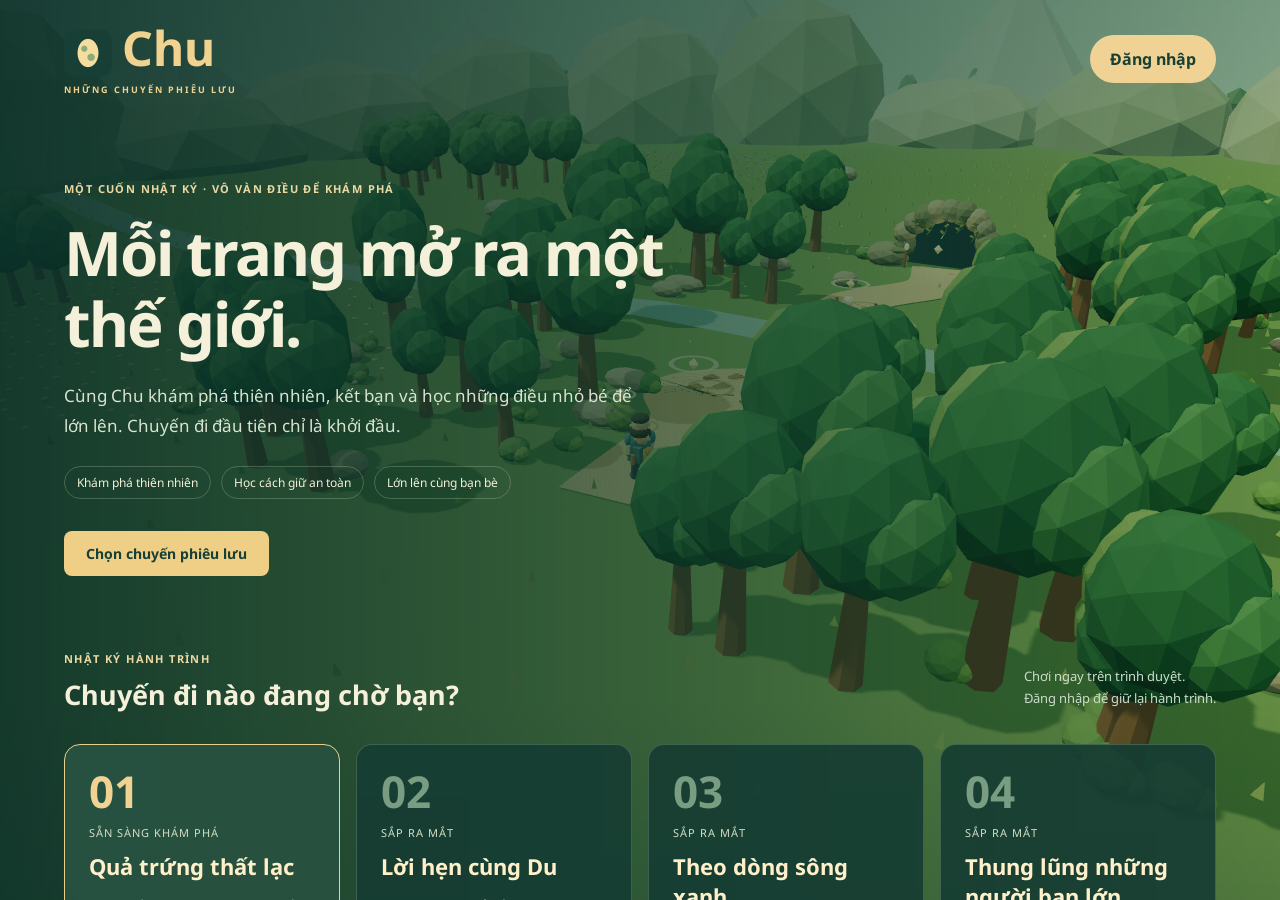
<file: index.html>
<!DOCTYPE html><html lang="vi"><head><meta charset="UTF-8"><meta name="viewport" content="width=device-width,initial-scale=1,viewport-fit=cover"><meta name="theme-color" content="#183f35"><title>Chu và Quả Trứng Thất Lạc — Phiên bản 1.10</title><meta name="description" content="Cùng Chu khám phá khu rừng, lần theo dấu chân và tìm quả trứng khủng long bí ẩn."><link rel="icon" type="image/png" sizes="32x32" href="icons/chu-32.png?v=1.10"><link rel="apple-touch-icon" sizes="180x180" href="icons/chu-180.png?v=1.10"><link rel="manifest" href="manifest.webmanifest?v=1.10"><meta name="apple-mobile-web-app-capable" content="yes"><meta name="apple-mobile-web-app-title" content="Chu"><meta name="apple-mobile-web-app-status-bar-style" content="black-translucent"><meta name="mobile-web-app-capable" content="yes"><link rel="stylesheet" href="style.css?v=1.11"></head><body class="coverMode">
<section id="cover" aria-label="Nhật ký hành trình của Chu"><div class="coverNav"><a class="coverBrand" href="index.html"><img src="icons/chu-192.png" width="48" height="48" alt="">Chu<span>NHỮNG CHUYẾN PHIÊU LƯU</span></a><div><button id="coverContinue">Đăng nhập / Tiếp tục</button></div></div><div class="coverHero"><p class="eyebrow">MỘT CUỐN NHẬT KÝ · VÔ VÀN ĐIỀU ĐỂ KHÁM PHÁ</p><h1 id="coverHeadline">Mỗi trang mở ra một thế giới.</h1><p id="coverIntro"></p><div class="coverTags"><span>Khám phá thiên nhiên</span><span>Học cách giữ an toàn</span><span>Lớn lên cùng bạn bè</span></div><a class="coverBrowse" href="#chapterCards">Chọn chuyến phiêu lưu</a></div><div class="coverSectionTitle"><div><span class="eyebrow">NHẬT KÝ HÀNH TRÌNH</span><h2>Chuyến đi nào đang chờ bạn?</h2></div><p>Chơi ngay trên trình duyệt.<br>Đăng nhập để giữ lại hành trình.</p></div><div id="chapterCards"></div><footer class="coverFooter"><span>Hành trình của Chu vẫn đang được viết tiếp.</span><span>Mỗi chuyến đi, thêm một điều để hiểu và yêu thiên nhiên.</span></footer></section><main id="game" aria-label="Khu rừng khám phá của Chu"><div id="view"></div><div id="shade"></div>
<header class="gameHeader">
 <div class="brand"><img class="gameIcon" src="icons/chu-192.png" width="40" height="40" alt=""><div class="brandText"><h1>Chu</h1><p id="currentAdventureTitle">Quả trứng thất lạc</p></div></div>
 <div class="headerActions"><button id="homeChapters" class="shellButton" aria-label="Về danh sách chương" title="Về danh sách chương"><svg viewBox="0 0 24 24" aria-hidden="true"><path d="M4 5h6v6H4zM14 5h6v6h-6zM4 15h6v5H4zM14 15h6v5h-6z"/></svg><span>Các chương</span></button><button id="moreTools" class="shellButton" aria-label="Mở menu chức năng" aria-expanded="false" aria-controls="gameTools"><svg viewBox="0 0 24 24" aria-hidden="true"><path d="M5 6h14M5 12h14M5 18h14"/></svg><span>Menu</span></button></div>
 <nav class="tools" id="gameTools" aria-label="Tiện ích trong game" hidden>
  <div class="menuHeading">Hành trình của bạn</div><p id="saveStatus" role="status">Chơi khách · không lưu tiến trình</p>
  <button id="account" aria-label="Tài khoản và đăng nhập Google">♙ <span id="accountLabel">Đăng nhập</span></button><button id="journal" aria-label="Mở nhật ký">▤ <span>Nhật ký</span></button><button id="menuHint">✦ <span>Gợi ý</span></button><button id="donate" aria-haspopup="dialog" aria-controls="donation" aria-expanded="false" aria-label="Ủng hộ">♡ <span>Ủng hộ</span></button><details class="menuSettings"><summary>Âm thanh & màn hình</summary><button id="sound" aria-label="Tắt nhạc và âm thanh" title="Nhạc và âm thanh đang bật">♫ <span>Âm thanh</span></button><button hidden id="pause" aria-label="Tạm dừng">Ⅱ <span>Tạm dừng</span></button><button id="fullscreen" hidden>⛶ <span>Toàn màn hình</span></button></details><button hidden id="exitGame" aria-label="Lưu hoặc thoát về các chương">↪ <span>Về các chương</span></button>
 </nav>
</header>
<section id="quest" aria-label="Nhiệm vụ"><button id="questToggle" aria-expanded="false" aria-controls="goal progressTrack" aria-label="Mở hoặc thu gọn nhiệm vụ">Nhiệm vụ <span aria-hidden="true">⌄</span></button><span class="eyebrow" id="chapterTag">CHẶNG 1 / 4</span><h2 id="objective">Dấu chân trong rừng</h2><p id="goal">Tìm và quan sát 3 dấu vết khủng long.</p><div id="progressTrack"><div id="progressFill"></div></div><div class="questFoot"><span id="count">0 / 3 dấu vết</span><button id="hint">Gợi ý</button></div></section>
<div class="location"><span class="eyebrow" id="locationTag">CHƯƠNG 01</span><h2 id="place">Khu rừng thì thầm</h2><p>Đi chậm một chút. Rừng đang kể chuyện.</p></div>
<div id="notice" role="status" aria-live="polite"></div><div id="context"><span id="contextText"></span><button id="interact">E · Quan sát</button></div>
<div id="desktopHelp">W A S D / phím mũi tên <b>Di chuyển</b><span>•</span> E <b>Tương tác</b><span>•</span> J <b>Nhật ký</b><span>•</span> Esc <b>Tạm dừng</b></div>
<div id="touch"><div id="stick" role="application" aria-label="Cần điều khiển di chuyển"><div id="knob"></div></div><button id="touchAction" aria-label="Tương tác">Quan sát</button></div>
<div id="modal" class="modal" role="dialog" aria-modal="true" aria-labelledby="modalTitle"><article tabindex="-1"><span class="eyebrow" id="modalLabel">CHUYẾN PHIÊU LƯU · 1.0</span><h2 id="modalTitle">Một trang truyện.<br>Một chuyến phiêu lưu.</h2><div id="modalText">Trong cuốn truyện cũ, Chu thấy một khu rừng giống hệt ngọn núi sau làng. Liệu những chú khủng long trong tranh có thật?<br><br>Chu xin phép và cùng bố lần theo dấu chân để tìm câu trả lời.</div><div id="choices"></div><button id="start">Vào khu rừng</button><button id="secondary" class="secondary" hidden>Bắt đầu lại</button><p class="small" id="modalHint">Chương 1 · 4 chặng · Đăng nhập để lưu</p></article></div>
<div id="error" hidden><h2>Chưa mở được khu rừng</h2><p id="errorText">Trình duyệt cần hỗ trợ WebGL. Hãy thử mở bằng Safari hoặc Chrome mới.</p><button onclick="location.reload()">Thử lại</button></div>

</main>
<dialog id="donation" aria-labelledby="donationTitle"><div class="donationHeading"><span class="eyebrow">ỦNG HỘ TỰ NGUYỆN</span><button id="donationClose" aria-label="Đóng bảng ủng hộ">×</button></div><h2 id="donationTitle">Đồng hành cùng Chu</h2><div class="donationAmounts" role="group" aria-label="Chọn số tiền"><button data-amount="20000" aria-pressed="true">20.000đ</button><button data-amount="50000" aria-pressed="false">50.000đ</button><button data-amount="100000" aria-pressed="false">100.000đ</button></div><label for="donationAmount">Hoặc nhập số tiền khác (đồng)</label><input id="donationAmount" type="text" inputmode="numeric" pattern="[0-9]*" maxlength="9" value="20000" autocomplete="off" aria-describedby="donationError"><p id="donationError" role="status"></p><div class="donationDetails"><div id="donationCard" class="bankQrCard"><img src="images/vietqr-card.png" width="540" height="640" alt="VietQR · NAPAS 247 · Vietcombank. Người nhận NGUYEN HOANG VINH, tài khoản 0111000182684."><canvas id="donationQr" role="img"></canvas><div class="bankQrAmount">Số tiền: <strong id="donationTotal" aria-live="polite"></strong></div></div><p>Nội dung: <b>Ung ho game Chu</b></p><small>Quét QR bằng ứng dụng ngân hàng. Kiểm tra người nhận và số tiền trước khi xác nhận.</small></div><p class="donationFoot">Đóng bảng này để tiếp tục chuyến phiêu lưu.</p></dialog><script type="module" src="game.js?v=1.11"></script><dialog id="accountPanel" aria-labelledby="accountTitle"><div class="accountHeading"><h2 id="accountTitle">Hành trình của bạn</h2><button id="accountClose" aria-label="Đóng">×</button></div><p id="accountIdentity"></p><select hidden aria-label="Chương hiện tại" id="saveChapter"><option value="chapter-1">Chương 1 · Quả trứng thất lạc</option><option value="chapter-2">Chương 2 · Lời hẹn cùng Du</option><option value="chapter-3">Chương 3 · Theo dòng sông xanh</option><option value="chapter-4">Chương 4 · Thung lũng những người bạn lớn</option></select><p id="accountMessage" role="status">Đăng nhập Google để lưu và tiếp tục trên thiết bị khác.</p><button id="googleLogin">Đăng nhập bằng Google</button><button id="loadCloud" hidden>Tiếp tục bản trên tài khoản</button><button id="saveNow" hidden>Lưu tiến trình ngay</button><button id="retryCloud" class="secondary">Kiểm tra kết nối / thử lại</button><button id="signOut" class="secondary" hidden>Đăng xuất</button><div id="exitChoices" hidden><hr><button id="keepPlaying">Chơi tiếp</button><button id="leaveGame" class="secondary">Về màn hình đầu</button><button id="discardExit" class="secondary" hidden>Thoát và bỏ tiến trình chưa lưu</button></div><p class="accountNote">Chỉ dùng thông tin hồ sơ Google để đăng nhập. Không đọc thư Gmail.</p></dialog></body></html>
</file>
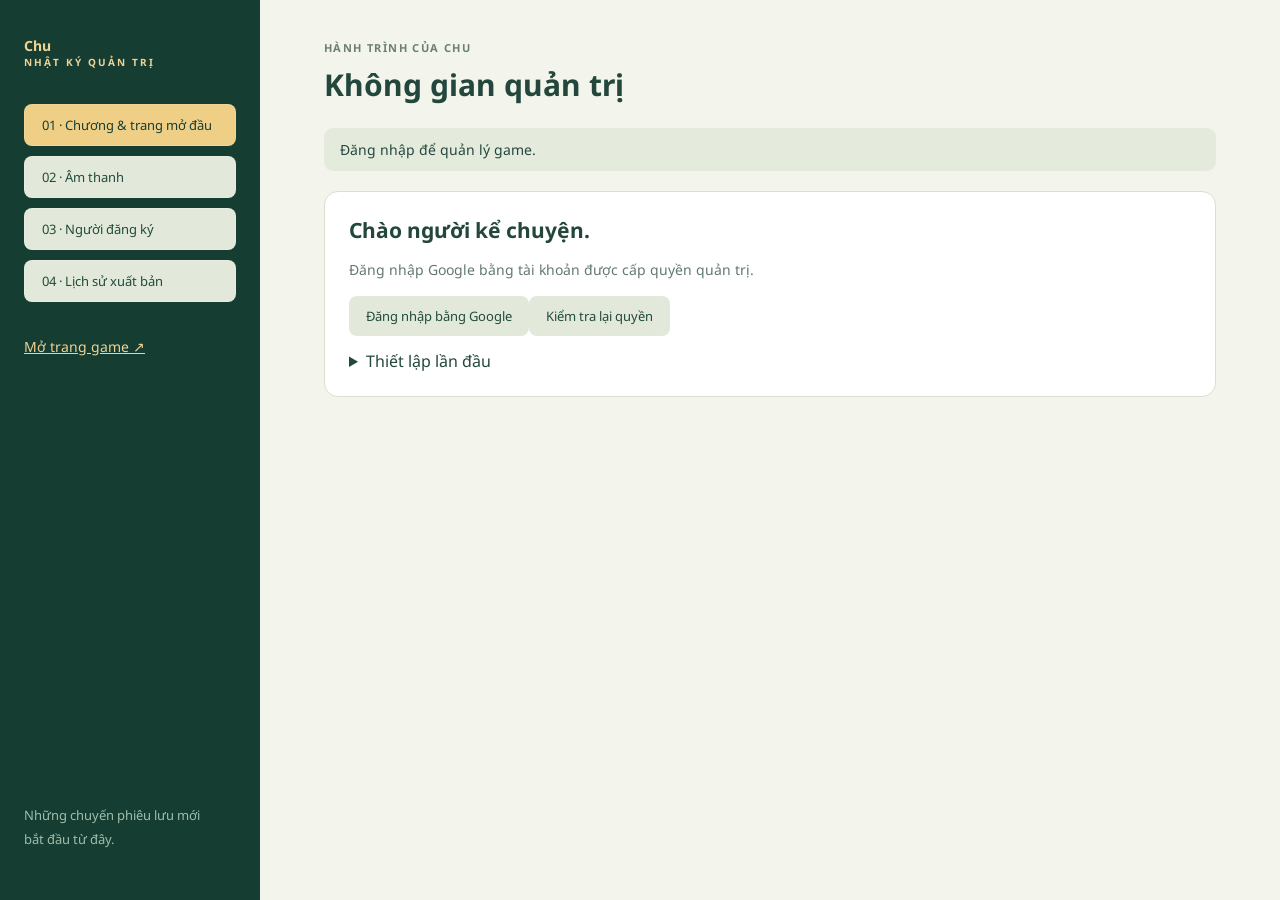
<file: admin.html>
<!doctype html><html lang="vi" class="adminRoot"><head><meta charset="utf-8"><meta name="viewport" content="width=device-width,initial-scale=1"><title>Quản trị · Hành trình của Chu</title><link rel="stylesheet" href="style.css?v=1.6"><link rel="stylesheet" href="admin.css"></head><body class="adminPage"><aside class="adminSidebar"><a class="adminBrand" href="index.html">Chu<span>NHẬT KÝ QUẢN TRỊ</span></a><nav aria-label="Quản trị"><button data-tab="chapters" class="selected">01 · Chương & trang mở đầu</button><button data-tab="audio">02 · Âm thanh</button><button data-tab="players">03 · Người đăng ký</button><button data-tab="history">04 · Lịch sử xuất bản</button></nav><a href="index.html" target="_blank" rel="noopener">Mở trang game ↗</a><p>Những chuyến phiêu lưu mới<br>bắt đầu từ đây.</p></aside><main class="adminMain"><header class="adminHeader"><div><span class="eyebrow">HÀNH TRÌNH CỦA CHU</span><h1>Không gian quản trị</h1></div><button id="adminLogout" hidden>Đăng xuất</button></header><p id="adminStatus" role="status">Đang kiểm tra đăng nhập…</p><section id="adminGate" class="adminCard"><h2>Chào người kể chuyện.</h2><p>Đăng nhập Google bằng tài khoản được cấp quyền quản trị.</p><button id="adminLogin">Đăng nhập bằng Google</button><button id="adminRetry">Kiểm tra lại quyền</button><p id="adminIdentity"></p><details><summary>Thiết lập lần đầu</summary><p>Chạy schema.sql, sau đó admin-schema.sql trong Supabase. Đăng nhập rồi sao chép UUID được hiển thị ở đây để cấp quyền theo README_ADMIN.md. Không nhập khóa bí mật vào trang này.</p></details></section><div id="adminWorkspace" hidden><div class="adminActions"><span id="draftLabel">Bản nháp</span><button id="saveDraft">Lưu nháp</button><button id="previewDraft">Xem trước</button><button id="publishDraft" class="primary">Xuất bản vào game</button></div><section id="tab-chapters" class="adminTab"><div class="adminCard"><h2>Trang mở đầu</h2><label>Tiêu đề<input id="coverTitle" maxlength="100"></label><label>Lời giới thiệu<textarea id="coverDescription" maxlength="500"></textarea></label></div><div class="sectionHeading"><div><h2>Các chuyến phiêu lưu</h2><p>Chương 1–4 đã có nội dung chơi, mỗi chương gồm 4 chặng. Chơi thử trước, chọn trạng thái Mở và xuất bản khi sẵn sàng.</p></div><button id="addChapter">+ Thêm chương giới thiệu</button></div><div id="chapterEditors"></div></section><section id="tab-audio" class="adminTab" hidden><div class="adminCard"><h2>Kho âm thanh</h2><p>Âm thanh mặc định đã có sẵn theo cảnh. Tải nhạc để thay thế; để trống để dùng bản mặc định.</p><label>Tải nhạc lên (MP3, OGG, WAV, M4A · tối đa 20 MB)<input id="audioUpload" type="file" accept=".mp3,.ogg,.wav,.m4a"></label><button id="uploadAudio">Tải vào kho</button><p id="uploadStatus" role="status"></p><div id="audioLibrary"></div></div><div id="audioEditors"></div></section><section id="tab-players" class="adminTab" hidden><div class="sectionHeading"><div><h2>Người đăng ký</h2><p>Hồ sơ Google đã đồng bộ với game.</p></div><button id="exportPlayers">Xuất CSV trang đang xem</button></div><label>Tìm email hoặc tên<input id="playerSearch" placeholder="Nhập để lọc…"></label><button id="searchPlayers">Tìm kiếm</button><div class="tableWrap"><table><thead><tr><th>Người chơi</th><th>Email</th><th>Ghi nhận đăng ký</th><th>Hoạt động gần nhất</th><th>Tiến trình</th></tr></thead><tbody id="playerRows"></tbody></table></div><div class="adminActions"><button id="prevPlayers">Trang trước</button><span id="playerPage"></span><button id="nextPlayers">Trang sau</button></div></section><section id="tab-history" class="adminTab" hidden><h2>Lịch sử xuất bản</h2><p>Khôi phục một phiên bản vào bản nháp, xem lại rồi xuất bản.</p><div id="historyRows"></div></section></div><dialog id="adminPreview"><button id="closePreview">Đóng xem trước</button><h2 id="previewTitle"></h2><p id="previewIntro"></p><div id="previewCards"></div><p>Chỉ xem trước nội dung. Chưa áp dụng cho người chơi.</p></dialog></main><script type="module" src="admin.js"></script></body></html>
</file>
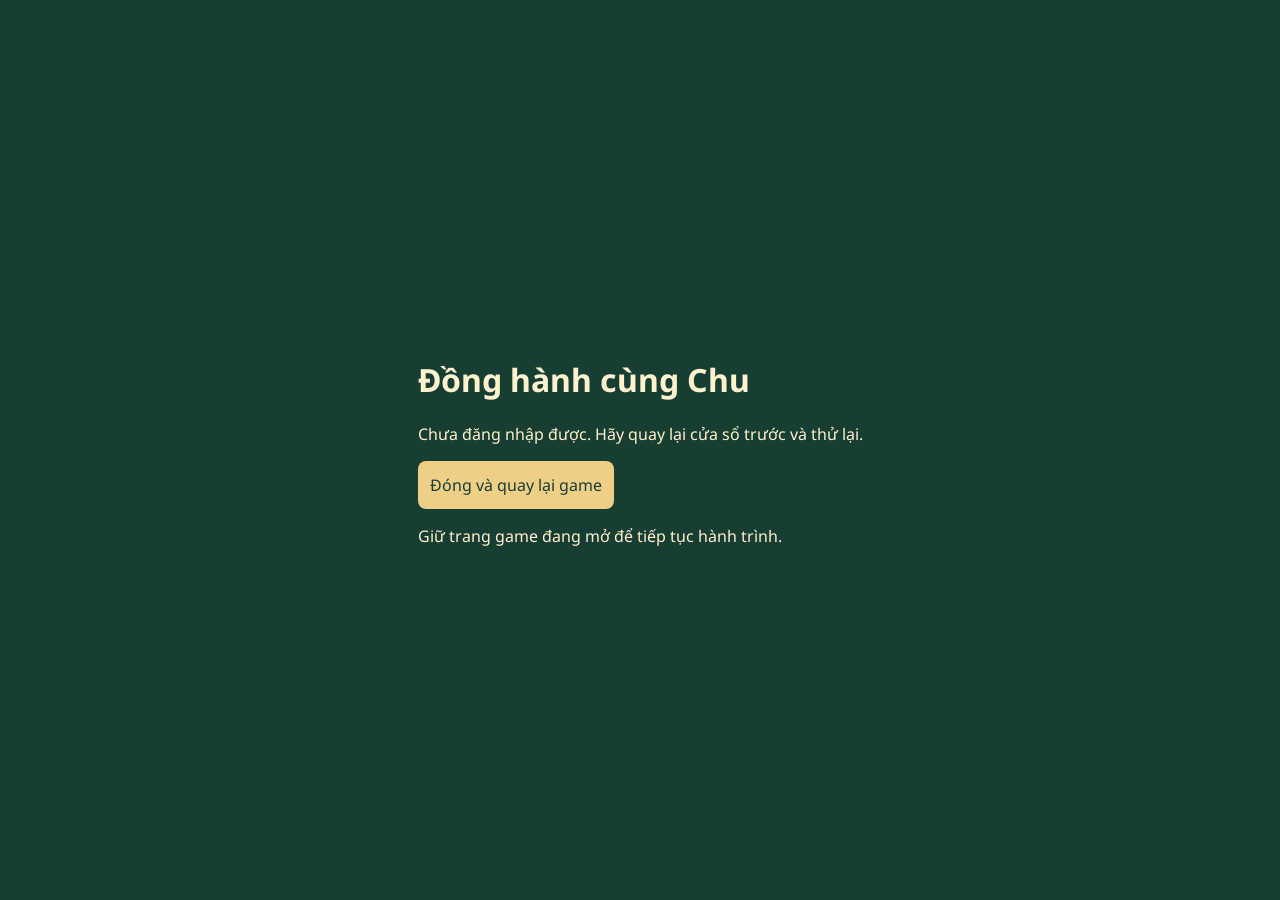
<file: auth-callback.html>
<!doctype html><html lang="vi"><head><meta charset="utf-8"><meta name="viewport" content="width=device-width,initial-scale=1"><title>Đăng nhập · Chu</title><link rel="stylesheet" href="style.css?v=1.5"></head><body class="authCallback"><main><h1>Đồng hành cùng Chu</h1><p id="authResult" role="status">Đang hoàn tất đăng nhập…</p><button onclick="window.close()">Đóng và quay lại game</button><p>Giữ trang game đang mở để tiếp tục hành trình.</p></main><script type="module" src="auth-callback.js"></script></body></html>
</file>
<file: style.css>
@font-face {
  font-family: 'Noto Sans';
  font-style: normal;
  font-display: swap;
  font-weight: 400;
  src: url('./fonts/noto-sans-vietnamese-400-normal.woff2') format('woff2');
  unicode-range: U+0102-0103,U+0110-0111,U+0128-0129,U+0168-0169,U+01A0-01A1,U+01AF-01B0,U+0300-0301,U+0303-0304,U+0308-0309,U+0323,U+0329,U+1EA0-1EF9,U+20AB;
}
@font-face {
  font-family: 'Noto Sans';
  font-style: normal;
  font-display: swap;
  font-weight: 400;
  src: url('./fonts/noto-sans-latin-ext-400-normal.woff2') format('woff2');
  unicode-range: U+0100-02BA,U+02BD-02C5,U+02C7-02CC,U+02CE-02D7,U+02DD-02FF,U+0304,U+0308,U+0329,U+1D00-1DBF,U+1E00-1E9F,U+1EF2-1EFF,U+2020,U+20A0-20AB,U+20AD-20C0,U+2113,U+2C60-2C7F,U+A720-A7FF;
}
@font-face {
  font-family: 'Noto Sans';
  font-style: normal;
  font-display: swap;
  font-weight: 400;
  src: url('./fonts/noto-sans-latin-400-normal.woff2') format('woff2');
  unicode-range: U+0000-00FF,U+0131,U+0152-0153,U+02BB-02BC,U+02C6,U+02DA,U+02DC,U+0304,U+0308,U+0329,U+2000-206F,U+20AC,U+2122,U+2191,U+2193,U+2212,U+2215,U+FEFF,U+FFFD;
}
@font-face {
  font-family: 'Noto Sans';
  font-style: normal;
  font-display: swap;
  font-weight: 700;
  src: url('./fonts/noto-sans-vietnamese-700-normal.woff2') format('woff2');
  unicode-range: U+0102-0103,U+0110-0111,U+0128-0129,U+0168-0169,U+01A0-01A1,U+01AF-01B0,U+0300-0301,U+0303-0304,U+0308-0309,U+0323,U+0329,U+1EA0-1EF9,U+20AB;
}
@font-face {
  font-family: 'Noto Sans';
  font-style: normal;
  font-display: swap;
  font-weight: 700;
  src: url('./fonts/noto-sans-latin-ext-700-normal.woff2') format('woff2');
  unicode-range: U+0100-02BA,U+02BD-02C5,U+02C7-02CC,U+02CE-02D7,U+02DD-02FF,U+0304,U+0308,U+0329,U+1D00-1DBF,U+1E00-1E9F,U+1EF2-1EFF,U+2020,U+20A0-20AB,U+20AD-20C0,U+2113,U+2C60-2C7F,U+A720-A7FF;
}
@font-face {
  font-family: 'Noto Sans';
  font-style: normal;
  font-display: swap;
  font-weight: 700;
  src: url('./fonts/noto-sans-latin-700-normal.woff2') format('woff2');
  unicode-range: U+0000-00FF,U+0131,U+0152-0153,U+02BB-02BC,U+02C6,U+02DA,U+02DC,U+0304,U+0308,U+0329,U+2000-206F,U+20AC,U+2122,U+2191,U+2193,U+2212,U+2215,U+FEFF,U+FFFD;
}
:root{color-scheme:dark;font-family:"Noto Sans",Arial,sans-serif;color:#fff5db;background:#183f35}*{box-sizing:border-box}body{margin:0;overflow:hidden}button{font:inherit;cursor:pointer;border:0;color:inherit;touch-action:manipulation}button:focus-visible{outline:3px solid #fff;outline-offset:4px}#game{position:relative;width:100vw;height:100dvh;min-height:420px;overflow:hidden}#view,#view canvas,#shade{position:absolute;inset:0;width:100%;height:100%}#shade{pointer-events:none;background:linear-gradient(180deg,#0c302355,transparent 30%,transparent 66%,#082b2966)}header{position:absolute;top:max(25px,env(safe-area-inset-top));left:32px;right:32px;display:flex;justify-content:space-between;align-items:start;gap:20px;pointer-events:none}.eyebrow{font-size:11px;letter-spacing:2.5px;font-weight:700;color:#ead9a3}.brand h1{font-family:"Noto Sans",Arial,sans-serif;font-size:36px;margin:6px 0;text-shadow:0 2px 20px #102a24}.brand h1 span{font-size:21px;font-weight:400}.tools{display:flex;gap:8px;pointer-events:auto}.tools button{background:#123c35cc;border:1px solid #c6d7b833;border-radius:50px;padding:11px 15px;font-size:14px;backdrop-filter:blur(10px)}#quest{position:absolute;top:122px;left:32px;width:285px;padding:20px;border-radius:4px 20px 20px 20px;background:#163e35e6;border:1px solid #a7c39333;box-shadow:0 12px 35px #0b302333}#quest h2{font-family:"Noto Sans",Arial,sans-serif;font-size:22px;font-weight:400;margin:8px 0}#quest p{font-size:14px;line-height:1.6;color:#cde0c5;margin:0 0 14px}#dots{display:flex;align-items:center;gap:7px}#dots i{width:10px;height:10px;border-radius:50%;border:1px solid #f1d493}#dots i.done{background:#f1d493;box-shadow:0 0 10px #f1d49388}#count{margin-left:6px;font-size:12px;color:#cfdbbf}.location{position:absolute;bottom:78px;left:32px;pointer-events:none}.location h2{font-family:"Noto Sans",Arial,sans-serif;font-size:32px;font-weight:400;margin:8px 0}.location p{font-size:14px;color:#e2e7cc;margin:0}#desktopHelp{position:absolute;bottom:24px;left:32px;font-size:12px;color:#edf1dd99;display:flex;align-items:center;gap:10px}#desktopHelp b{font-weight:400;color:#edf1dd}#notice{position:absolute;bottom:140px;left:50%;transform:translateX(-50%);max-width:430px;width:max-content;background:#173b33ee;border:1px solid #e7d59b55;border-radius:16px;padding:16px 22px;font-size:15px;line-height:1.6;text-align:center;pointer-events:none;opacity:0;transition:opacity .25s}#notice.visible{opacity:1}#context{position:absolute;bottom:65px;left:50%;transform:translateX(-50%);display:none;align-items:center;gap:16px;background:#173b33ee;border-radius:40px;padding:8px 8px 8px 20px;border:1px solid #ecdbad55;font-size:14px;white-space:nowrap}#interact,#touchAction{background:#f1d493;color:#244136;border-radius:30px;padding:13px 20px;font-weight:700}.modal{position:absolute;inset:0;display:flex;align-items:center;justify-content:center;background:#08281c55;backdrop-filter:blur(4px);z-index:5}.modal article{background:#153d32f5;border:1px solid #e7d3a955;border-radius:6px 36px 6px 36px;width:min(510px,calc(100% - 40px));padding:38px 42px;box-shadow:0 30px 120px #071e1977}.modal h2{font-family:"Noto Sans",Arial,sans-serif;font-size:38px;line-height:1.15;font-weight:400;margin:18px 0;color:#fff1cc}.modal p{font-size:16px;line-height:1.75;color:#cedfc8}.modal button{padding:15px 24px;background:#efcf85;color:#1b3d31;font-weight:700;border-radius:8px;width:100%;margin-top:10px}.modal .small{font-size:12px;margin:16px 0 0;color:#afc5a9;text-align:center}#touch{display:none;position:absolute;bottom:max(28px,env(safe-area-inset-bottom));left:30px;right:30px;align-items:center;justify-content:space-between;pointer-events:none}#stick{width:110px;height:110px;border-radius:50%;border:1px solid #fff8;background:#103a324d;position:relative;pointer-events:auto;touch-action:none;box-shadow:inset 0 0 25px #d4e6ca22}#knob{width:48px;height:48px;background:#f3e2bacc;border-radius:50%;position:absolute;left:30px;top:30px;pointer-events:none}#touchAction{width:92px;height:92px;font-size:13px;pointer-events:auto;opacity:.45}#touchAction.ready{opacity:1;box-shadow:0 0 30px #f5d89555}#error{position:absolute;inset:0;background:#153d32;z-index:10;padding:30px;display:flex;flex-direction:column;justify-content:center;align-items:center;text-align:center}#error[hidden]{display:none}#error button{padding:14px 22px;background:#efd38f;color:#143c31;border-radius:8px}.hidden{display:none!important}@media(pointer:coarse){#touch{display:flex}#desktopHelp{display:none}.location{bottom:160px}#context{bottom:175px}#notice{bottom:238px}#interact{display:none}#context{padding:12px 20px}}@media(max-width:700px){header{top:max(16px,env(safe-area-inset-top));left:18px;right:18px}.brand h1{font-size:28px}.brand h1 span{display:block;font-size:16px;margin-top:3px}.eyebrow{font-size:10px;letter-spacing:1.8px}.tools button{padding:10px 12px}.tools span{display:none}#quest{top:108px;left:18px;padding:13px 16px;width:230px}#quest h2{font-size:18px;margin:6px 0}#quest p{font-size:13px;margin-bottom:8px}.location{left:18px}.location h2{font-size:23px}.location p{display:none}#notice{max-width:calc(100% - 36px);font-size:14px;padding:12px 16px}#context{max-width:calc(100% - 36px);white-space:normal;text-align:center}.modal article{padding:28px}.modal h2{font-size:31px}.modal p{font-size:15px}#desktopHelp{font-size:10px;gap:5px;left:18px}}@media(max-height:550px){#quest{top:93px;padding:12px 16px}.location{display:none}.modal article{padding:20px 30px}.modal h2{font-size:26px;margin:10px 0}.modal p{font-size:14px;line-height:1.5;margin:8px 0}.modal .small{margin:8px 0}#notice{bottom:160px}#touch{bottom:18px}#context{bottom:30px}}
#progressTrack{height:5px;background:#ffffff18;border-radius:5px;margin:12px 0 8px;overflow:hidden}#progressFill{height:100%;width:0;background:#efce82;transition:width .4s}.questFoot{display:flex;align-items:center;justify-content:space-between;gap:10px}.questFoot #count{margin:0}#hint{background:transparent;color:#f5d691;text-decoration:underline;font-size:13px;padding:4px}#modalText{font-size:16px;line-height:1.7;color:#cedfc8;max-height:42dvh;overflow-y:auto}#modalText strong{color:#f5dfa5}.modal article{max-height:calc(100dvh - 24px);overflow-y:auto}#choices{display:grid;gap:8px;margin-top:15px}#choices:empty{display:none}#choices button{margin:0;background:#244e42;text-align:left;color:#ecedcf;border:1px solid #b5ce9d55;line-height:1.4;font-weight:500;padding:13px 16px}.modal .secondary{background:transparent;border:1px solid #b5ce9d55;color:#d4e4cd}.journalEntry{border-bottom:1px solid #abc79733;padding:10px 0}.journalEntry small{color:#eac982}.journalEntry p{font-size:14px;line-height:1.6;margin:4px 0}.badgeLine{display:flex;flex-wrap:wrap;gap:8px;margin:12px 0}.badgeLine span{background:#43664b;border:1px solid #e3cc8455;border-radius:30px;padding:5px 12px;font-size:13px}.chapterPips{display:flex;gap:8px;margin:14px 0}.chapterPips span{font-size:13px;color:#b8cbb0}button[hidden]{display:none!important}@media(max-width:700px){#modalText{font-size:14px;line-height:1.6}.tools{gap:4px}.tools button{padding:9px 10px}.brand .eyebrow{max-width:180px;display:block}.brand h1 span{max-width:180px}.modal h2{font-size:28px}#quest{width:220px}.location h2{font-size:21px}}@media(max-height:550px){.modal article{max-width:630px}#modalText{max-height:36dvh}.modal h2{font-size:24px}#choices{gap:5px;margin-top:8px}#choices button{padding:9px 13px;font-size:14px}.modal .small{font-size:11px}}

/* Keep Vietnamese accents inside line boxes on every device. */
:root{font-synthesis:none}h1,h2{line-height:1.35}.brand h1,#quest h2,.location h2,.modal h2{font-weight:700;line-height:1.35;letter-spacing:normal}.brand h1 span{font-weight:400}.modal h2{font-size:34px}.location h2{font-size:29px}.eyebrow{line-height:1.6;letter-spacing:1.4px}button{line-height:1.5}@media(max-width:700px){.modal h2{font-size:26px}.location h2{font-size:21px}}@media(max-height:550px){.modal h2{font-size:23px}}
/* Voluntary support: separate native dialog preserves story and keyboard focus. */
#donate{position:fixed;right:max(22px,env(safe-area-inset-right));top:max(88px,calc(env(safe-area-inset-top) + 72px));z-index:6;background:#efcf85;color:#183f35;border:1px solid #ffedbf;border-radius:24px;padding:10px 17px;font-weight:700;box-shadow:0 4px 18px #08281c40}#donation{color:#e4eddd;background:#173e33;border:1px solid #e7d3a977;border-radius:22px;padding:24px;width:min(540px,calc(100vw - 28px));max-height:calc(100dvh - 28px);overflow:auto;box-sizing:border-box;box-shadow:0 24px 100px #0007}#donation::backdrop{background:#06251ccc;backdrop-filter:blur(5px)}.donationHeading{display:flex;align-items:center;justify-content:space-between;gap:10px}#donationClose{background:#ffffff12;color:#fff1cc;font-size:26px;border-radius:50%;width:40px;height:40px;flex-shrink:0}#donation h2{color:#fff1cc;font-size:26px;margin:6px 0 10px}.donationIntro,.donationFoot{font-size:13px;line-height:1.6;color:#bdcfb9}.donationAmounts{display:flex;gap:8px;margin:18px 0 14px}.donationAmounts button{flex:1;padding:11px 3px;background:#274e41;color:#fff1cc;border:1px solid #8cae8555;border-radius:10px;font-weight:700}.donationAmounts button[aria-pressed=true]{background:#efcf85;color:#173e33;border-color:#efcf85}#donation label{display:block;font-size:13px;margin-bottom:6px}#donationAmount{width:100%;box-sizing:border-box;border:1px solid #aec2a8;border-radius:9px;background:#f8faed;color:#173e33;padding:11px;font:inherit}#donationError{font-size:12px;color:#ffd4bc;margin:6px 0;min-height:18px}.donationDetails{display:grid;grid-template-columns:210px 1fr;align-items:center;gap:18px}.donationDetails canvas{width:100%;height:auto;image-rendering:pixelated;background:#fff}.donationDetails canvas[hidden]{display:none}.donationDetails p{font-size:12px;line-height:1.8;overflow-wrap:anywhere}.donationDetails small{font-size:11px;line-height:1.6;display:block;color:#c2d3be}#donationTotal{color:#f4d58d;font-size:23px}.donationFoot{text-align:center;margin-bottom:0}#donation button:focus-visible,#donate:focus-visible,#donation input:focus-visible{outline:3px solid #fff1cc;outline-offset:3px}@media(max-width:480px){#donate{right:18px;padding:8px 12px;font-size:12px}.donationDetails{grid-template-columns:1fr;text-align:center;gap:8px}.donationDetails canvas{width:210px;max-width:100%;margin:auto}#donation{padding:18px}.donationDetails p{margin:6px 0}}

/* 1.4.1: toolbar-end button and compact non-modal QR panel. */
.tools{flex-wrap:nowrap}.tools #donate{position:static;inset:auto;z-index:auto;box-shadow:none;white-space:nowrap;padding:12px 18px}#donation{position:fixed;inset:auto max(22px,env(safe-area-inset-right)) auto auto;margin:0;z-index:20;width:min(320px,calc(100vw - 28px));padding:16px;border-radius:16px;box-shadow:0 12px 36px #051d1955}#donation::backdrop{background:transparent;backdrop-filter:none}#donation h2{font-size:20px;margin:0 0 10px}.donationHeading .eyebrow{font-size:10px;letter-spacing:1px}#donationClose{width:32px;height:32px;font-size:23px}.donationAmounts{gap:6px;margin:10px 0}.donationAmounts button{font-size:13px;padding:8px 2px}#donation label{font-size:12px}#donationAmount{padding:8px;font-size:14px}#donationError:empty{display:none}.donationDetails{display:flex;flex-direction:column;text-align:center;gap:8px;margin-top:12px}.donationDetails canvas{width:176px;max-width:100%;height:auto;margin:auto}.donationDetails p{font-size:12px;line-height:1.5;margin:4px 0}.donationDetails small{font-size:12px;line-height:1.4}#donationTotal{font-size:20px}.donationFoot{font-size:12px;margin-top:10px}@media(max-width:700px){.tools #donate{padding:9px 10px;font-size:14px}#donation{right:14px}.tools{gap:4px}}@media(max-width:420px){header{left:12px;right:12px}.brand .eyebrow{font-size:8px;letter-spacing:.5px}.brand h1{font-size:23px}.brand h1 span{font-size:12px;max-width:150px}.tools button,.tools #donate{padding:8px}.tools{gap:3px}}

/* QR card stays in document flow; game-canvas positioning is scoped to #view. */
#donation .bankQrCard{position:relative;flex:none;width:100%;max-width:288px;aspect-ratio:540/640;background:#fff;overflow:hidden;border-radius:4px}#donation .bankQrCard img{display:block;width:100%;height:auto}#donation .bankQrCard canvas{position:absolute;inset:12% auto auto 14%;width:72%;height:auto;max-width:none;margin:0;aspect-ratio:1;background:#fff;image-rendering:pixelated}#donation .bankQrAmount{position:absolute;left:0;right:0;bottom:2%;height:6%;display:flex;align-items:center;justify-content:center;gap:4px;background:white;color:#303030;font-family:Arial,sans-serif;font-size:12px}#donation .bankQrAmount #donationTotal{font-size:12px;color:inherit;font-weight:400}#donationCard[hidden]{display:none}#donation .donationDetails{flex-shrink:0}#donation{overflow-y:auto;overscroll-behavior:contain}

/* Account and cloud progress controls */
#saveStatus{position:absolute;right:32px;top:86px;color:#fff3d4;background:#163e34df;padding:5px 10px;border-radius:10px;font-size:12px;max-width:290px;pointer-events:none}.tools{gap:6px}.tools button,.tools #donate{padding:10px 12px}#accountPanel{background:#173e33;color:#e9eedc;border:1px solid #c5b789;border-radius:20px;padding:24px;width:min(430px,calc(100vw - 28px));max-height:calc(100dvh - 28px);box-sizing:border-box;overflow:auto}#accountPanel::backdrop{background:#06251c99}.accountHeading{display:flex;align-items:center;justify-content:space-between;gap:10px}.accountHeading h2{font-size:23px;margin:0;color:#fff1cc}#accountPanel button{display:block;width:100%;padding:12px;border-radius:9px;background:#efcf85;color:#173e33;margin-top:9px;font:inherit;font-weight:700}#accountPanel .secondary{background:#285444;color:#e9eedc;border:1px solid #94ac8055}#accountPanel #accountClose{width:36px;height:36px;padding:0;flex:none;margin:0;font-size:24px}#accountPanel button:disabled{opacity:.5;cursor:wait}#accountPanel p{font-size:14px;line-height:1.6;overflow-wrap:anywhere}#accountPanel .accountNote{font-size:12px;color:#b9ccb2}#accountPanel [hidden]{display:none!important}.authCallback{overflow:auto;display:grid;place-items:center;padding:24px;box-sizing:border-box;background:#173e33;color:#fff1cc}.authCallback main{max-width:450px}.authCallback button{padding:12px;border-radius:8px;background:#efcf85;color:#173e33}@media(max-width:1150px){.tools span{display:none}}@media(max-width:700px){#saveStatus{right:18px;top:76px;font-size:10px;max-width:200px}.tools button,.tools #donate{padding:8px}.tools{gap:3px}.brand .eyebrow{font-size:8px}.brand h1 span{font-size:12px;max-width:150px}}@media(max-width:440px){header{align-items:flex-start;gap:8px;flex-wrap:wrap}.tools{margin-left:auto;flex-shrink:0}.brand{width:100%}.brand h1{font-size:22px}.brand h1 span{display:inline;max-width:none}#saveStatus{top:112px}#quest{top:146px}.tools button,.tools #donate{padding:6px 10px}}

/* Adventure cover uses the live forest as its backdrop. */
#cover{position:fixed;inset:0;z-index:8;overflow:auto;background:linear-gradient(90deg,#0b302aea 0%,#143e3299 60%,#153e3240 100%);color:#f4f0d9;padding:28px clamp(22px,5vw,90px) 30px}#cover[hidden]{display:none}.coverMode #game>header,.coverMode #quest,.coverMode #saveStatus,.coverMode .location,.coverMode #desktopHelp,.coverMode #touch{visibility:hidden}.coverNav{display:flex;justify-content:space-between;align-items:center;gap:18px}.coverBrand{font-size:48px;font-weight:700;color:#f1d390;text-decoration:none;line-height:1}.coverBrand span{font-size:9px;display:block;letter-spacing:2px;margin-top:8px}.coverNav>div{display:flex;align-items:center;gap:24px}.coverNav a:not(.coverBrand){font-size:12px;color:#ccdccc;text-decoration:none}.coverNav button{background:#f0d394;color:#183f35;padding:12px 20px;border-radius:30px;font-weight:700}.coverHero{max-width:760px;padding:75px 0 70px}.coverHero h1{font-size:clamp(36px,4.8vw,68px);line-height:1.15;letter-spacing:-2px;margin:20px 0 22px;max-width:700px}.coverHero>p:not(.eyebrow){font-size:17px;line-height:1.8;max-width:570px;color:#d8e4cf}.coverTags{display:flex;gap:10px;flex-wrap:wrap;margin:24px 0 32px}.coverTags span{font-size:12px;border:1px solid #b3c7a64d;border-radius:30px;padding:7px 12px}.coverBrowse{display:inline-block;color:#183f35;background:#efcf85;border-radius:8px;padding:13px 22px;text-decoration:none;font-size:14px;font-weight:700}.coverSectionTitle{display:flex;justify-content:space-between;gap:20px;align-items:end;margin-bottom:22px}.coverSectionTitle h2{font-size:27px;margin:9px 0}.coverSectionTitle p{font-size:13px;line-height:1.7;color:#ccdccc}#chapterCards{display:grid;grid-template-columns:repeat(4,minmax(0,1fr));gap:16px;scroll-margin-top:25px}.chapterCard{position:relative;background:#173e33ee;border:1px solid #b4c9a640;border-radius:16px;padding:24px;display:flex;flex-direction:column;gap:12px;min-width:0}.chapterCard.isPlayable{border-color:#eacf88;background:#285141f5}.chapterNumber{font-size:44px;line-height:1;font-weight:700;color:#799d82}.isPlayable .chapterNumber{color:#f0d394}.chapterBadge{font-size:11px;color:#d4dfc6;text-transform:uppercase;letter-spacing:1px}.chapterCard h3{font-size:22px;line-height:1.35;margin:0;color:#fff0ca}.chapterCard p{font-size:14px;line-height:1.7;color:#c9dac2;margin:0 0 10px}.chapterCard small,.chapterCard details{font-size:12px;line-height:1.6;color:#dce5cf}.chapterCard summary{cursor:pointer}.chapterCard ol{padding-left:18px}.chapterCard button{margin-top:auto;background:#efcf85;color:#173e33;border-radius:8px;padding:12px;font-size:13px;font-weight:700}.chapterCard button:disabled{background:#ffffff0c;color:#a9c3ad;border:1px solid #ffffff18;cursor:default}.coverFooter{display:flex;justify-content:space-between;gap:20px;color:#b6c9ad;font-size:12px;padding-top:28px}.coverMode #modal{display:none}#cover button:focus-visible,#cover a:focus-visible{outline:3px solid #f5dfac;outline-offset:4px}@media(max-width:1100px){#chapterCards{grid-template-columns:repeat(2,minmax(0,1fr))}}@media(max-width:600px){#cover{padding:22px 18px}.coverHero{padding:50px 0 40px}.coverHero h1{letter-spacing:-1px}.coverNav{align-items:flex-start}.coverNav>div{gap:10px;flex-direction:column}.coverBrand{font-size:39px}.coverNav button{font-size:12px;padding:10px 14px}.coverSectionTitle{display:block}.coverSectionTitle h2{font-size:23px}#chapterCards{grid-template-columns:1fr}.coverFooter{flex-direction:column;gap:8px}.chapterCard{padding:22px}}

#saveChapter{display:block;width:100%;padding:10px;margin:8px 0 16px;font:inherit;border:1px solid #8c9d87;border-radius:8px;background:#fff;color:#183b31}.previewBanner{position:fixed;bottom:0;left:0;z-index:1000;background:#153b36;color:#fff;padding:8px 16px;font-size:14px}.previewBanner a{color:#ffe4a0}

/* 1.9: compact mobile HUD and discovery showcase. */
#moreTools,#questToggle{display:none}.discoveryHero{margin:0 0 16px;border:1px solid #e6ce8644;border-radius:18px;overflow:hidden;background:radial-gradient(ellipse,#587b58,#153b31);animation:discoveryIn .45s ease-out}.discoveryHero img{display:block;width:100%;height:clamp(160px,27dvh,290px);object-fit:contain}.discoveryHero figcaption{text-align:center;padding:8px 12px;color:#ffe6a7;font-size:14px;background:#16382bcc}.discoveryDescription{font-size:16px;line-height:1.65}.discoveryNote{font-size:14px!important;color:#c6d7c0!important;line-height:1.5!important}.reviewDiscovery{padding:10px 14px!important;min-height:44px;color:#153b31;background:#f0d394;font-size:14px}.modal:has(.discoveryHero) #modalText{max-height:none;overflow:visible}.modal:has(.discoveryHero) article{width:min(560px,calc(100vw - 24px));padding:24px}.modal:has(.discoveryHero) h2{margin:8px 0 16px;font-size:28px}.modal:has(.discoveryHero) #start{position:sticky;bottom:0;box-shadow:0 -8px 20px #173e33}.modal:has(.discoveryHero) .small:empty{display:none}
@keyframes discoveryIn{from{opacity:0;transform:translateY(12px) scale(.95)}to{opacity:1;transform:none}}
@media(max-height:500px) and (orientation:landscape){#quest{max-width:260px}.modal:has(.discoveryHero) article{width:min(700px,calc(100vw - 24px))}.discoveryHero{float:left;width:42%;margin:0 18px 8px 0}.discoveryHero img{height:140px}.modal:has(.discoveryHero) #start{clear:both}.discoveryHero figcaption{font-size:12px}}
@media(prefers-reduced-motion:reduce){.discoveryHero{animation:none}}

/* 1.10: one navigation system on desktop and touch devices. */
html,body{width:100%;height:100%;overscroll-behavior:none}#game{width:100%;height:100dvh;min-height:0}#shade{background:linear-gradient(180deg,#082b291a,transparent 22%,transparent 78%,#082b2933)}
#game .gameHeader{top:calc(env(safe-area-inset-top,0px) + 12px);left:calc(env(safe-area-inset-left,0px) + 16px);right:calc(env(safe-area-inset-right,0px) + 16px);z-index:4;display:flex;flex-wrap:nowrap;align-items:center;gap:12px;pointer-events:none}
#game .brand{display:flex;align-items:center;gap:10px;width:auto;min-width:0;flex:1}.gameIcon{display:block;flex:none;border-radius:12px;box-shadow:0 2px 16px #082b2933}.brandText{min-width:0}#game .brand h1{font-size:25px;line-height:1.2;margin:0;color:#fff1cc}#currentAdventureTitle{font-size:14px;line-height:1.45;margin:3px 0 0;color:#fff6da;overflow:hidden;text-overflow:ellipsis;white-space:nowrap;text-shadow:0 1px 6px #123d30}
.headerActions{display:flex;gap:8px;flex:none;pointer-events:auto}#game .shellButton{display:flex;align-items:center;justify-content:center;gap:8px;min-height:44px;padding:10px 14px;border-radius:14px;border:1px solid #e3dcb844;background:#163e35e8;color:#fff0c9;pointer-events:auto;font-size:14px}#game .shellButton svg{display:block;width:20px;height:20px;fill:none;stroke:currentColor;stroke-width:1.7;stroke-linecap:round;stroke-linejoin:round}#game #moreTools[aria-expanded=true]{background:#f0d394;color:#173e33}
#game #gameTools{position:absolute;inset:calc(100% + 10px) 0 auto auto;display:grid;grid-template-columns:1fr 1fr;gap:8px;width:min(320px,calc(100vw - 32px));max-height:calc(100dvh - env(safe-area-inset-top,0px) - env(safe-area-inset-bottom,0px) - 96px);overflow:auto;padding:16px;margin:0;background:#173e33fa;border:1px solid #d8d7a855;border-radius:18px;box-shadow:0 16px 48px #082b2966;pointer-events:auto;overscroll-behavior:contain}
#game #gameTools[hidden]{display:none!important}#game .tools span{display:inline;font-size:14px}#game .tools button,#game .tools #donate{display:flex;align-items:center;gap:8px;min-height:46px;padding:10px 12px;border-radius:11px;border:1px solid #c6d7b833;background:#244e42;color:#fff1cc;white-space:normal;text-align:left;font-size:18px;line-height:1.4;backdrop-filter:none}.menuHeading{grid-column:1/-1;font-size:16px;font-weight:700;color:#fff1cc}#game #saveStatus{position:static;inset:auto;grid-column:1/-1;max-width:none;padding:0 0 10px;margin:0;background:none;border-bottom:1px solid #b8cdad33;border-radius:0;color:#cdddc7;font-size:14px;line-height:1.5;white-space:normal;overflow-wrap:anywhere}
#game #quest,#game .location{display:none!important}
#touch{left:calc(env(safe-area-inset-left,0px) + 22px);right:calc(env(safe-area-inset-right,0px) + 22px);bottom:calc(env(safe-area-inset-bottom,0px) + 20px)}#touchAction,#interact{width:auto;max-width:150px;min-width:88px;height:auto;min-height:44px;padding:10px 16px;font-size:14px;line-height:1.35;border-radius:24px;background:#efcf85e8;border:1px solid #ffe4a380;font-weight:600}#touchAction{opacity:.48;box-shadow:none}#touchAction.ready{opacity:1;box-shadow:0 3px 16px #092e3044}#context{max-width:calc(100vw - 32px);white-space:normal;font-size:14px;border-radius:24px;bottom:64px}#notice{max-width:calc(100vw - 32px);font-size:14px;padding:10px 16px}#desktopHelp{font-size:12px;left:24px;right:24px;justify-content:center}.coverBrand img{vertical-align:middle;border-radius:12px;margin-right:10px}.coverMode .gameHeader{visibility:hidden}#cover{padding-top:calc(env(safe-area-inset-top,0px) + 24px);padding-left:calc(env(safe-area-inset-left,0px) + clamp(18px,5vw,90px));padding-right:calc(env(safe-area-inset-right,0px) + clamp(18px,5vw,90px));padding-bottom:calc(env(safe-area-inset-bottom,0px) + 24px)}
@media(max-width:700px){#game .gameHeader{left:calc(env(safe-area-inset-left,0px) + 12px);right:calc(env(safe-area-inset-right,0px) + 12px);gap:8px}#game .brand{gap:8px}#game .brand h1{font-size:23px}.gameIcon{width:34px;height:34px;border-radius:10px}#currentAdventureTitle{font-size:14px;max-width:100%}.headerActions{gap:6px}#game .shellButton{width:44px;padding:10px}#game .shellButton>span{display:none}#game .brandText{flex:1}.modal article{padding:22px}#modalText{font-size:16px}.modal:has(.discoveryHero) article{padding:18px}.modal:has(.discoveryHero) h2{font-size:24px}#desktopHelp{display:none}.coverBrand{font-size:32px}.coverBrand img{width:38px;height:38px;margin-right:6px}.coverBrand span{font-size:8px;letter-spacing:1px}}
@media(pointer:coarse){#context{bottom:calc(env(safe-area-inset-bottom,0px) + 140px);padding:9px 15px;max-width:min(350px,calc(100vw - 32px))}#notice{bottom:calc(env(safe-area-inset-bottom,0px) + 190px)}#stick{width:96px;height:96px}#knob{width:42px;height:42px;left:26px;top:26px}#touchAction{max-width:135px}}
@media(max-height:500px) and (orientation:landscape){#game .gameHeader{top:calc(env(safe-area-inset-top,0px) + 8px)}#touch{bottom:calc(env(safe-area-inset-bottom,0px) + 12px)}#context{bottom:calc(env(safe-area-inset-bottom,0px) + 22px);max-width:calc(100vw - 300px)}#notice{bottom:calc(env(safe-area-inset-bottom,0px) + 85px)}#game #gameTools{max-height:calc(100dvh - env(safe-area-inset-top,0px) - 85px)}}

.toolsOpen #touch,.toolsOpen #context{visibility:hidden}@media(max-width:700px){#currentAdventureTitle{white-space:normal;display:-webkit-box;-webkit-line-clamp:2;-webkit-box-orient:vertical;overflow:hidden}}
html #donation{inset:0;margin:auto;width:min(360px,calc(100vw - 32px));max-height:calc(100dvh - 32px)}
html #donation::backdrop{background:#06251caa;backdrop-filter:blur(4px)}
#game #gameTools button[hidden],#accountPanel [hidden]{display:none!important}
#gameTools .menuSettings{grid-column:1/-1;color:#dce6cc;font-size:14px}#gameTools .menuSettings summary{padding:10px;cursor:pointer}#gameTools .menuSettings button{width:100%;margin-top:6px}
</file>
<file: admin.css>
.adminRoot{height:auto;overflow:auto}
.adminPage{height:auto;min-height:100vh;overflow:auto;background:#f3f4eb;color:#23473d;font-family:'Noto Sans',sans-serif}.adminPage *{box-sizing:border-box}.adminSidebar{position:fixed;width:260px;inset:0 auto 0 0;background:#153d32;color:#e9eddd;padding:36px 24px;display:flex;flex-direction:column;gap:35px}.adminBrand{font-size:50px;font-weight:700;text-decoration:none;color:#f0d394}.adminBrand span{display:block;font-size:10px;letter-spacing:2px}.adminSidebar nav{display:grid;gap:10px}.adminSidebar button{text-align:left;background:transparent;border:1px solid #ffffff20;color:inherit;padding:15px 12px;border-radius:9px;font-size:13px}.adminSidebar button.selected{background:#efcf85;color:#173e33}.adminSidebar a{color:#f0d394}.adminSidebar p{margin-top:auto;font-size:13px;line-height:1.8;color:#9fbdab}.adminMain{margin-left:260px;padding:35px 5vw;max-width:1600px}.adminPage .adminHeader{position:static;display:flex;pointer-events:auto;align-items:center;justify-content:space-between;margin:0 0 12px}.adminHeader h1{font-size:30px;margin:8px 0}.adminHeader .eyebrow{color:#6d806d}.adminPage button{font:inherit;font-size:13px;padding:11px 17px;background:#e2e9da;color:#214b3b;border-radius:8px;cursor:pointer}.adminPage button.primary{background:#214b3b;color:#fff1cc}.adminPage button:disabled{opacity:.5;cursor:default}.adminPage label{display:grid;gap:7px;font-size:14px;margin:14px 0}.adminPage input,.adminPage textarea,.adminPage select{width:100%;font:inherit;padding:11px;border:1px solid #c3cebb;border-radius:8px;background:white;color:#173e33}.adminPage textarea{min-height:78px;resize:vertical}.adminPage input[type=range]{padding:0}.adminCard{background:#fff;border:1px solid #d8e0d1;padding:24px;border-radius:14px;margin:20px 0}.adminCard h2{margin:0 0 12px;font-size:21px}.adminCard p,.adminTab>p{font-size:14px;line-height:1.7;color:#62796d}.adminActions,.sectionHeading{display:flex;align-items:center;justify-content:space-between;gap:12px;flex-wrap:wrap;margin:20px 0}.adminActions span{margin-right:auto}.sectionHeading h2{margin-bottom:4px}.sectionHeading p{font-size:13px;margin-top:0}.fieldGrid{display:grid;grid-template-columns:1fr 1fr;gap:0 18px}.adminChapterHead{display:flex;justify-content:space-between;gap:8px;align-items:center}.adminChapterHead small{background:#f4eedb;border-radius:20px;padding:6px 12px}.adminPage [hidden]{display:none!important}#adminStatus{padding:12px 16px;background:#e4ebdd;border-radius:9px;font-size:14px}.tableWrap{overflow:auto;background:white;border:1px solid #d8e0d1;border-radius:10px;margin-top:20px}.adminPage table{width:100%;border-collapse:collapse;font-size:13px}.adminPage th,.adminPage td{padding:15px;text-align:left;border-bottom:1px solid #e4eadd}.adminPage th{background:#e9efdf;white-space:nowrap}.audioRow{padding:12px 0;border-bottom:1px solid #d8e0d1;display:flex;align-items:center;gap:12px;flex-wrap:wrap}.audioRow audio{height:34px;max-width:100%}.audioRow span{overflow-wrap:anywhere;font-size:13px}.adminPage dialog{width:min(800px,95vw);max-height:90vh;overflow:auto;border:1px solid #bfcbb8;border-radius:16px;padding:28px;background:#f3f4eb;color:#173e33}.adminPage dialog::backdrop{background:#092a23aa}.adminPage a{font-size:14px}.adminPage button:focus-visible,.adminPage input:focus-visible{outline:3px solid #aa8c3e;outline-offset:3px}@media(max-width:900px){.adminSidebar{position:static;width:auto;padding:18px;gap:16px}.adminSidebar nav{grid-template-columns:repeat(2,1fr)}.adminSidebar p{display:none}.adminBrand{font-size:30px}.adminMain{margin:0;padding:22px}.fieldGrid{grid-template-columns:1fr}.adminHeader h1{font-size:24px}}
</file>
